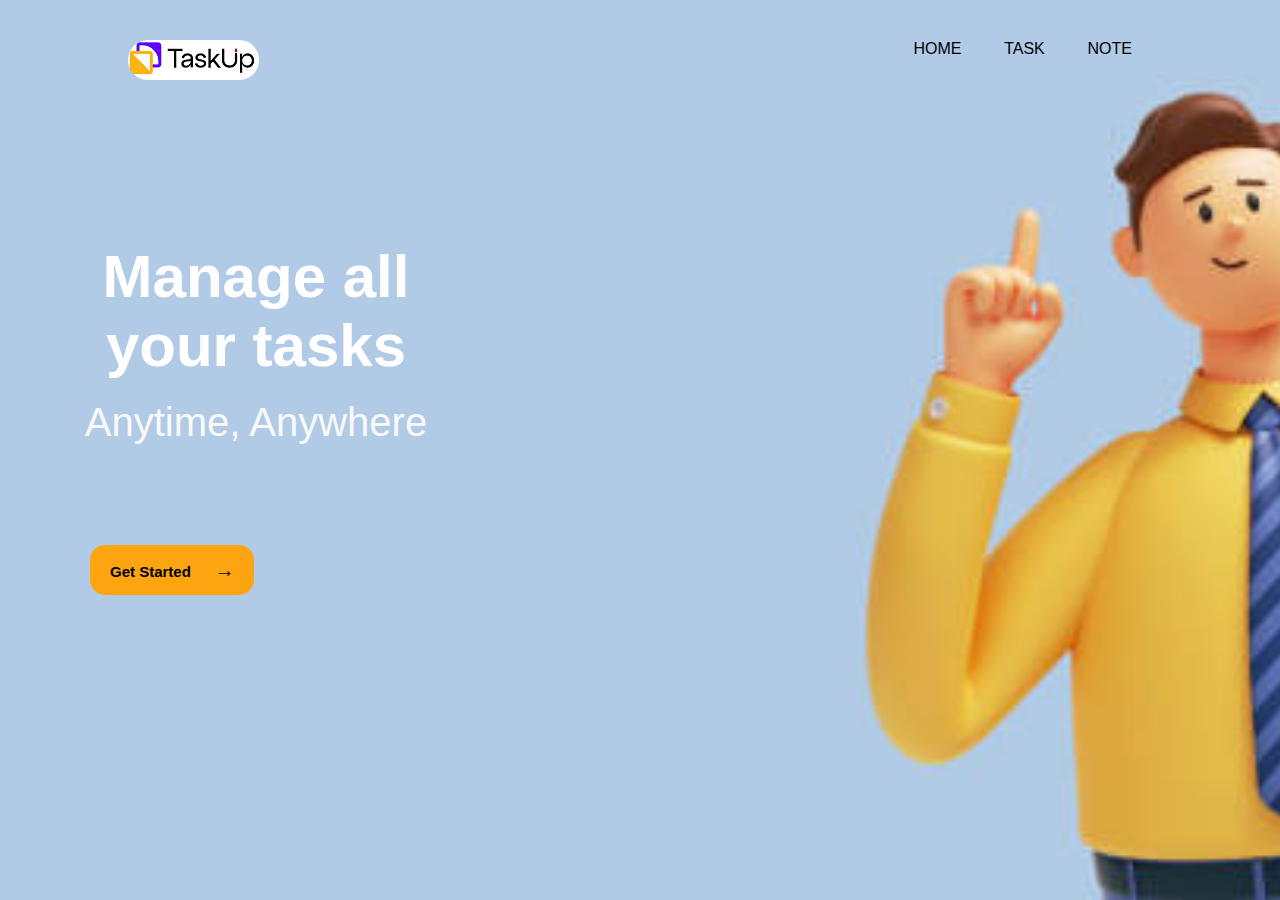
<file: index.html>
<!DOCTYPE html>
<html lang="en">
<head>
    <meta charset="UTF-8">
    <meta name="viewport" content="width=device-width, initial-scale=1.0">
    <title>TaskUp</title>
    <link rel="stylesheet" href="css/reset.css">
    <link rel="stylesheet" href="css/style.css">
    <script src="js/hamburger.js" defer></script>
</head>

<body style="background-image: url('img/man5.png'); background-repeat: no-repeat; background-attachment: fixed; background-size: cover;">
    <header>
        <div class="containers">
            <div id="branding">
                <img src="icons/Tulogo.png" alt="">
            </div>
            <nav>
                <ul class="go">
                    <li><a href="index.html">HOME</a></li>
                    <li><a href="todo.html">TASK</a></li>
                    <li><a href="note.html">NOTE</a></li>
                </ul>
            </nav>
        </div>

        <nav class="bre">
            <div id="branding">
                <img src="icons/Tulogo.png" alt="">
            </div>

            <div class="ham-menu">
                <span></span>
                <span></span>
                <span></span>
            </div>
        </nav>
    </header>

    <main>

        <div class="off-screen-menu">
            <ul>
                <li><a href="index.html">HOME</a></li>
                <li><a href="todo.html">TASK</a></li>
                <li><a href="note.html">NOTE</a></li>
                <div id="branding">
                    <img src="icons/Tulogo.png" alt="">
                </div>
            </ul>
        </div>
        

        <img src="img/man51.png" alt="">
        <section id="showcase">
            <div class="container">
                <h1>Manage all <br> your tasks</h1>
                <p> Anytime, Anywhere</p>
                <a href="login.html"><button class="button_1">Get Started &nbsp <span class="arrow">&nbsp &#8594</span></button></a>
            </div>
        </section>
       
    </main>
</body>

</html>
</file>
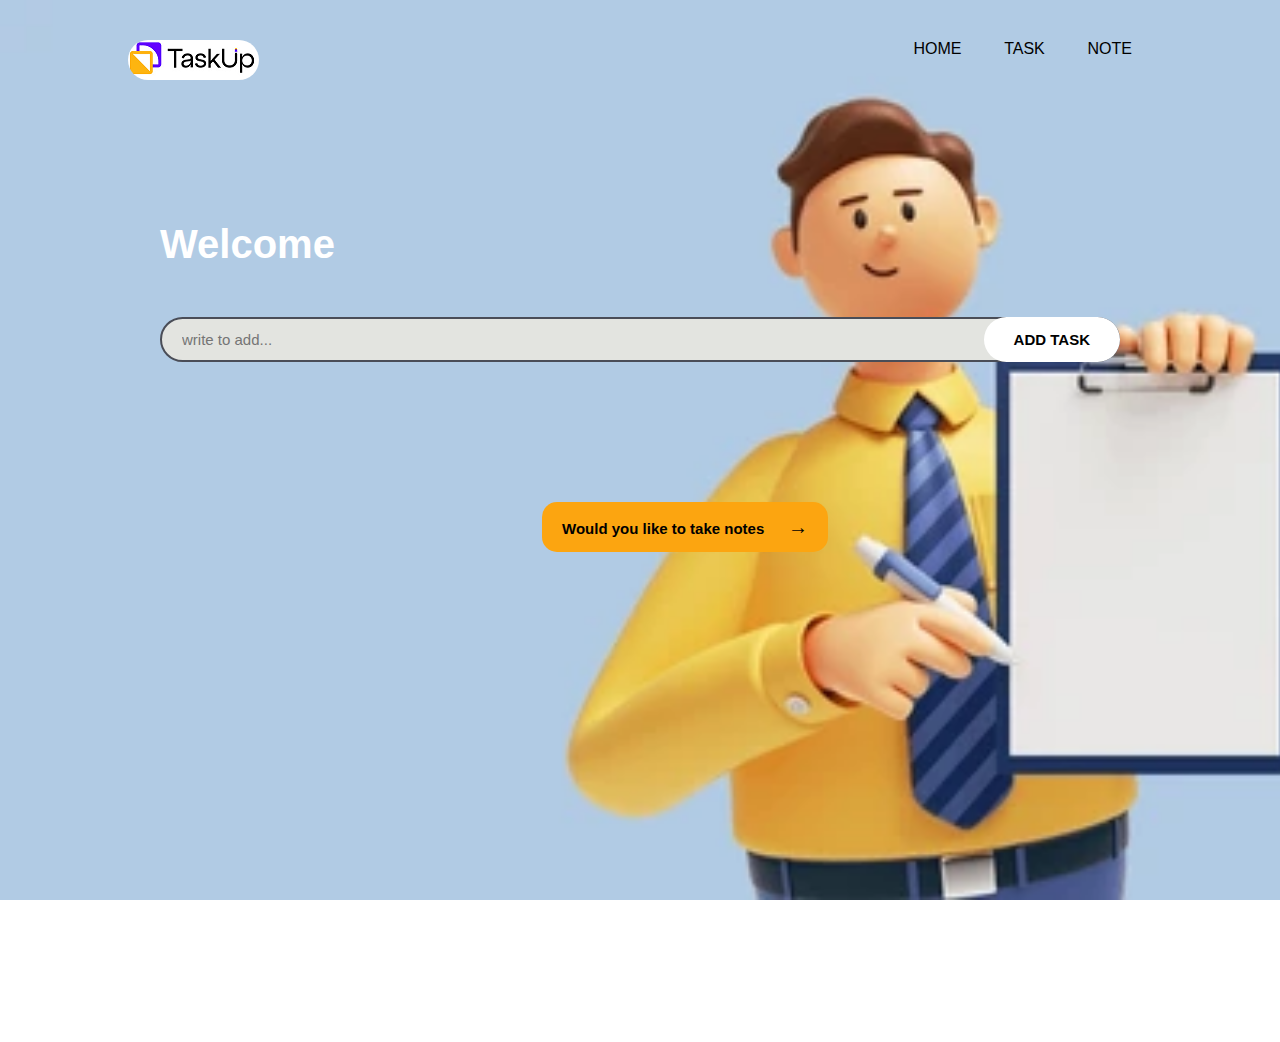
<file: todo.html>
<!DOCTYPE html>
<html lang="en">
<head>
    <meta charset="UTF-8">
    <meta name="viewport" content="width=device-width, initial-scale=1.0">
    <title>TaskUp.todo</title>
    <link rel="stylesheet" href="css/reset.css">
    <link rel="stylesheet" href="css/style.css">
    <script src="js/app.js" defer></script>
    <script src="js/hamburger.js" defer></script>
</head>

<body style="background-image: url('img/man8.png'); background-repeat: no-repeat; background-attachment: fixed; background-size: cover;">
    <header>
        <div class="containers">
            <div id="branding">
                <img src="icons/Tulogo.png" alt="">
            </div>
            
            <nav>
                <ul class="go">
                    <li><a href="index.html">HOME</a></li>
                    <li><a href="todo.html">TASK</a></li>
                    <li><a href="note.html">NOTE</a></li>
                </ul>
            </nav>
        </div>
        <nav class="bre">
            <div id="branding">
                <img src="icons/Tulogo.png" alt="">
            </div>
            
            <div class="ham-menu">
                <span></span>
                <span></span>
                <span></span>
            </div>
        </nav>
    </header>

    <main>
        <div class="off-screen-menu">
            <ul>
                <li><a href="index.html">HOME</a></li>
                <li><a href="todo.html">TASK</a></li>
                <li><a href="note.html">NOTE</a></li>
                <div id="branding">
                    <img src="icons/Tulogo.png" alt="">
                </div>
            </ul>
        </div>

        <section class="body">
            <div class="wrapper">
                <h2>Welcome</h2>
                <img src="img/man81.png" alt="">
                <form action="">
                    <input id="todo-input" type="text" placeholder="write to add..." autocomplete="off">
                    <button id="add-button"><span class="adds">ADD TASK</span><span class="plus">+</span></button>
                </form>
                <ul id="todo-list">
                    <!-- <li class="todo">
                        <input type="checkbox" id="todo-1">
                        <label class="custom-checkbox" for="todo-1">
                            <svg fill="transparent" xmlns="http://www.w3.org/2000/svg" height="24px" viewBox="0 -960 960 960" width="24px" fill="#e8eaed">
                                <path d="M382-240 154-468l57-57 171 171 367-367 57 57-424 424Z"/>
                            </svg>
                        </label>
                        <label for="todo-1" class="todo-text">
                            webdev project with html, css amd java
                        </label>
                        <button class="delete-button">
                            <svg fill="var(--secondary-color)" xmlns="http://www.w3.org/2000/svg" height="24px" viewBox="0 -960 960 960" width="24px" fill="#e8eaed">
                                <path d="M280-120q-33 0-56.5-23.5T200-200v-520h-40v-80h200v-40h240v40h200v80h-40v520q0 33-23.5 56.5T680-120H280Zm400-600H280v520h400v-520ZM360-280h80v-360h-80v360Zm160 0h80v-360h-80v360ZM280-720v520-520Z"/>
                            </svg>
                        </button>
                    </li>
                    <li class="todo">
                        <input type="checkbox" id="todo-2">
                        <label class="custom-checkbox" for="todo-2">
                            <svg fill="transparent" xmlns="http://www.w3.org/2000/svg" height="24px" viewBox="0 -960 960 960" width="24px" fill="#e8eaed">
                                <path d="M382-240 154-468l57-57 171 171 367-367 57 57-424 424Z"/>
                            </svg>
                        </label>
                        <label for="todo-2" class="todo-text">
                            go to the gym
                        </label>
                        <button class="delete-button">
                            <svg fill="var(--secondary-color)" xmlns="http://www.w3.org/2000/svg" height="24px" viewBox="0 -960 960 960" width="24px" fill="#e8eaed">
                                <path d="M280-120q-33 0-56.5-23.5T200-200v-520h-40v-80h200v-40h240v40h200v80h-40v520q0 33-23.5 56.5T680-120H280Zm400-600H280v520h400v-520ZM360-280h80v-360h-80v360Zm160 0h80v-360h-80v360ZM280-720v520-520Z"/>
                            </svg>
                        </button>
                    </li> -->
                </ul>
            </div>
            <a class="bulls"  href="note.html"><button class="button_1">Would you like to take notes &nbsp <span class="arrow">&nbsp &#8594</span></button></a>
            <a class="bull" href="note.html"><button class="button_1">Take notes  <span class="arrow">&nbsp &#8594</span></button></a>
        </section>
    </main>
</body>

</html>
</file>
<file: css/style.css>
:root{
    --primary-color: #1C1020;
    --secondary-color: #4A4D57;
    --accent-color: white;
    --text-color: #F9F9F9;
}

*{
    margin: 0;
    padding: 0;
    font-family: 'Segoe UI', Tahoma, Geneva, Verdana, sans-serif;
    box-sizing: border-box;
}


html{
    font-family: 'Segoe UI', Tahoma, Geneva, Verdana, sans-serif;
    font-size: 62.5%;
    color: var(--text-color);
}

body{
    max-width: 100%;
    min-height: 100vh;
    display: flex;  
    flex-direction: column;
} 



.body{
    max-width: 100%;
    background: A020F0;
    min-height: 100vh;
    background-color: var(--background);
    display: flex;  
    flex-direction: column;
    align-items: center;
}

/*HEADER*/
.containers {
    width: 80%;
    margin: auto;
    overflow: hidden;
} 

.container {
    width: 40%;
    margin: auto;
    overflow: hidden;
    float: left;
} 

header {
    max-width: 100%;
    color: black;
    padding-top: 30px;
    min-height: 70px;
}

header a {
    color: black;
    text-decoration: none;
    text-transform: uppercase;
    font-size: 1.6rem;
}

main img{
    display: none;
}

header li {
    display: inline;
    padding: 0 20px 0 20px;
    list-style-type: none;
}

header #branding {
    padding-top: 10px;
    float: left;
}

header #branding img {
    border-radius: 1000px;
}

header nav {
    float: right;
    margin-top: 10px;
}

header .hightlight, header .current a {
    color: #FEBE00;
    font-weight: bold;
}

header a:hover {
    color: #FCA510;
    font-weight: bold;
}

.bull{
    display: none;
}

/*SHOWCASE*/
#showcase {
    min-height: 400px;
}

#showcase h1{
    margin-top: 100px;
    font-size: 6rem;
    margin-bottom: 20px;
    font-family: sans-serif;
}

#showcase p {
    font-size: 4rem;
    font-weight: 100;
    text-align: center;
}

.button_1 {
    margin-left: 90px;
    margin-top: 100px;
    height: 50px;
    background: #FCA510;
    border: 0;
    padding-top: 10px;
    padding-bottom: 10px;
    padding-left: 20px;
    padding-right: 20px;
    color: black;
    border-radius: 15px;
    font-size: 1.5rem;
    font-weight: bold;
}

.button_1:hover {
    color: white;
}

.arrow {
    color: black;
    font-size: 2rem;
    font-weight: 70;
}

.arrow:hover {
    color: white;
}

h1{
    font-weight: 700;
    text-align: center;
    color: white;
}

h2{
    font-weight: 800;
    color: white;
    font-size: 4rem;
    font-weight: bold;
}

.wrapper{
    width: 75%;
    display: flex;
    flex-direction: column;
    gap: 40px;
    margin-top: 80px;
}

#todo-input{
    box-sizing: border-box;
    padding: 12px 20px;
    width: 100%;
    background: #E3E4E0;
    border: 2px solid var(--secondary-color);
    border-radius: 1000px;
    font: inherit;
    color: black;
    caret-color: var(--accent-color);
}



#todo-input:focus{
    outline: none;
}

form{
    position: relative;
    margin-top: 10px;
    font-size: 1.5rem;
}

#add-button{
    position: absolute;
    top: 0;
    right: 0;
    background-color: var(--accent-color);
    height: 100%;
    padding: 0 30px;
    border: 1;
    border-radius: 1000px;
    font: inherit;
    font-weight: 600;
    color: black;
    cursor: pointer;
    font-size: 1.5rem;
}

.todo{
    width: 50%;
    margin-bottom: 10px;
    padding: 0 16px;
    background-color: #E3E4E0;
    border-radius: 15px;
    display: flex;
    align-items: center;
    color: black;
    font-size: 1.5rem;
}

.todo .todo-text{
    padding: 15px;
    padding-right: 0;
    flex-grow: 1;
    transition: 200ms ease;
}

.delete-button{
    padding: 3px;
    background: none;
    border: none;
    display: flex;
    justify-content: center;
    align-items: center;
    cursor: pointer;
}


.delete-button svg{
    transition: 200ms ease;
}

.delete-button:hover{
    fill: #ff0033;
}


.custom-checkbox{
    border: 2px solid var(--accent-color);
    border-radius: 50%;
    min-height: 20px;
    min-width: 20px;
    display: flex;
    justify-content: center;
    align-items: center;
    flex-shrink: 0;
    transition: 200ms ease;
    cursor: pointer;
}

input[type="checkbox"]:checked ~ .custom-checkbox {
    background-color: var(--accent-color);
}

input[type="checkbox"]:checked ~ .custom-checkbox svg{
    fill: var(--primary-color);
}

input[type="checkbox"]:checked ~ .todo-text{
    text-decoration: line-through;
    color: var(--secondary-color);
}

input[type="checkbox"]{
    display: none;
}


/* NOTE */
.wrappers{
    width: 100%;
    min-height: 100vh;
    color: #fff;
    padding-top: 4%;
    padding-left: 10%;
}

.wrappers h1{
    display: flex;
    align-items: center;
    font-size: 3rem;
    font-weight: 600;
}

.wrappers h1 img{
    width: 60px;
}

.wrappers button img{
    width: 25px;
    margin-right: 8px;
}

.wrappers button{
    display: flex;
    align-items: center;
    background: linear-gradient(#9418fd, #571094);
    color: #fff;
    font-size: 1.3rem;
    outline: 0;
    border: 0;
    border-radius: 40px;
    padding: 15px 25px;
    margin-top: 30px 0 20px;
    cursor: pointer;
}

.input-box{
    color: #333;
    border-radius: 5px;
    outline: none;
    margin: 20px 0;
    padding: 20px;
    background: #fff;
    position: relative;
    width: 100%;
    max-width: 500px;
    min-height: 150px
}

.input-box img{
    position: absolute;
    width: 25px;
    bottom: 15px;
    right: 15px;
    cursor: pointer;
}

.plus{
    display: none;
}




/* HAMBURGERMENU */
.off-screen-menu {
    background-color: #B0C4DE;
    height: 100vh;
    width: 100%;
    max-width: 450px;
    position: fixed;
    top: 1;
    right: -450px;
    display: flex;
    flex-direction: column;
    justify-content: center;
    align-items: center;
    font-size: 3rem;
    transition: .3s ease;
    color: black;
    display: none;
}

.off-screen-menu ul {
    display: flex;
    flex-direction: column;
    justify-content: center;
    align-items: center;
    gap: 40px;
}


.off-screen-menu ul #branding {
    margin-top: 120px;
}

.off-screen-menu ul #branding img {
    border-radius: 1000px;
}

.off-screen-menu.active {
    right: 0;
}


.ham-menu {
    height: 40px;
    width: 40px;
    margin-left: auto;
    position: relative;
    display: none;  
}

.ham-menu span {
    height: 5px;
    width: 100%;
    background-color: black;
    border-radius: 25px;
    position: absolute;
    top: 50%;
    left: 50%;
    transform: translate(-50%, -50%);
    transition: .3s ease;
}

.ham-menu span:nth-child(1) {
    top: 25%;
}

.ham-menu span:nth-child(3) {
    top: 75%;
}

.ham-menu.active span:nth-child(1) {
    top: 50%;
    transform: translate(-50%, -50%) rotate(45deg);
}

.ham-menu.active span:nth-child(2) {
    opacity: 0;
}

.ham-menu.active span:nth-child(3) {
    top: 50%;
    transform: translate(-50%, 50%) rotate(-45deg);
}

.bre {
    width: 100%;
    background-color: none;
    padding: 25px;
}

.bre #branding {
    margin-left: 250px;
    display: none;
}



/* SIGNUP */
.logon {
    width: 100%;
    height: 100vh;
    align-items: center;
}

.form-box {
    width: 90%;
    max-width: 450px;
    position: absolute;
    left: 40%;
    bottom: 20%;
    transform: translate(-50%,50%);
    background: #fff;
    padding: 50px 60px 70px;
    text-align: center;
    color: black;
}

.form-box h1 {
    color: #3c00a0;
    font-size: 2rem;
    margin-bottom: 60px;
    position: relative;
}

.form-box h1::after {
    content: '';
    width: 32px;
    height: 4px;
    border-radius: 3px;
    background: #3c00a0;
    position: absolute;
    bottom: -12px;
    left: 50%;
    transform: translateX(-50%);
}

.input-field {
    background: #eaeaea;
    margin: 15px 0;
    border-radius: 3px;
    display: flex;
    align-items: center;
    max-height: 65px;
    transition: max-height 0.5s;
    overflow: hidden;
}

.input-field input {
    width: 100%;
    background: transparent;
    border: 0;
    outline: 0;
    padding: 18px 15px;
}

.input-field i {
    margin-left: 15px;
    color: #999;
}

.form-box form {
    display: flex;  
    flex-direction: column;
}

.form-box form p {
    text-align: left;
    font-size: 13px;
}

.form-box form .p {
    margin-top: 30px;
    text-align: center;
}


.form-box form p a{
    text-decoration: underline;
    color: #3c00a0;
}

.btn-field {
    width: 100%;
    display: flex;
    justify-content: space-between;
}

.btn-field button {
    flex-basis: 48%;
    background: #3c00a0;
    color: #fff;
    height: 40px;
    border-radius: 20px;
    border: 0;
    outline: 0;
    cursor: pointer;
    transition: background 1s;
}

.input-group {
    height: 280px;
}

.btn-field button.disable {
    background: #eaeaea;
    color: #555;
}




@media only screen and (max-width: 760px){
    html{
        font-size: 12pt;
    }

    h2{
        font-size: 3rem;
    }
    
    header {
        padding-top: 10px;
    }

    header nav {
        padding: 0;
        top: 0;
        display: flex;
        background-color: #B0C4DE;
        position: fixed;
        height: 100px;
        margin-top: 0;
    }

    .form-box {
        left: 50%;
    }

    .bre {
        background-color: #B0C4DE;
    }

    .bre #branding{
        background-color: #B0C4DE;
        display: block;
    }

    main {
        padding: 10px
    }
    
    main img{
        padding-top: 10px;
        display: block;
    }

    .off-screen-menu {
        display: block;
    }

    .ham-menu {
        display: block;
        position: fixed;
    }

    
    .bull{
        display: block;
    }

    .bulls{
        display: none;
    }
    
    .container {
        width: 100%;
        text-align: center;
    } 

    .input-box{
        position: static;
    }


    #add-button{
        position: unset;
        margin-top: 10px;
        height: auto;
        width: 100%;
        padding: 15px;
    }

    h1{
        margin-top: 10px;
        font-size: 15vw;
    }

    #showcase {
        min-height: 90px;
    }

    .go{
        display: none;
    }

    .adds{
        display: none;
    }

    .plus{
        display: block;
    }
    
    #showcase h1{
        margin-top: 50px;
        font-size: 4rem;
        margin-bottom: 5px;
        font-family: sans-serif;
        
    }
    
    #showcase p {
        font-size: 1.5rem;
        font-weight: 100;
        text-align: center;
    }

    .button_1 {
        margin-left: 0;
        margin-top: 200px;
        padding-top: 0px;
        padding-bottom: 10px;
        padding-left: 20px;
        padding-right: 20px;
        font-size: 1.2rem;
        font-weight: 600;
    }

    #add-button{
        width: 10%;
        margin-bottom: 10px;
        padding-top: 20px;
        padding-bottom: 20px;
        padding: 5px;
        border: 2px solid var(--secondary-color);
        border-radius: 10px;
        font-size: 1.5rem;
    }
    

    .arrow {
        font-size: 2rem;
        font-weight: 60;
    }

    .wrapper{
        width: 90%;
        gap: 30px;
        margin-top: 20px;
    }

    form{
        position: static;
        font-size: 1rem;
        display: flex;
        flex-direction: row;
    }

    
    #todo-input{
        border-radius: 20px;
    }

    .todo{
        width: 80%;
        margin-left: 25px;
        padding: 0 16px;
        font-size: 1rem;
    }
    
    .todo .todo-text{
        padding: 15px;
        padding-right: 0;
        flex-grow: 1;
        transition: 200ms ease;
    }
    

    .wrappers{
        padding-top: 4%;
        padding-left: 10px;
    }

    .wrappers h1{
        display: flex;
        align-items: center;
        font-size: 2rem;
        font-weight: 600;
    }
    
    .wrappers h1 img{
        width: 50px;
    }

    .button_1 {
        margin-top: 75px;
    }
}
</file>
